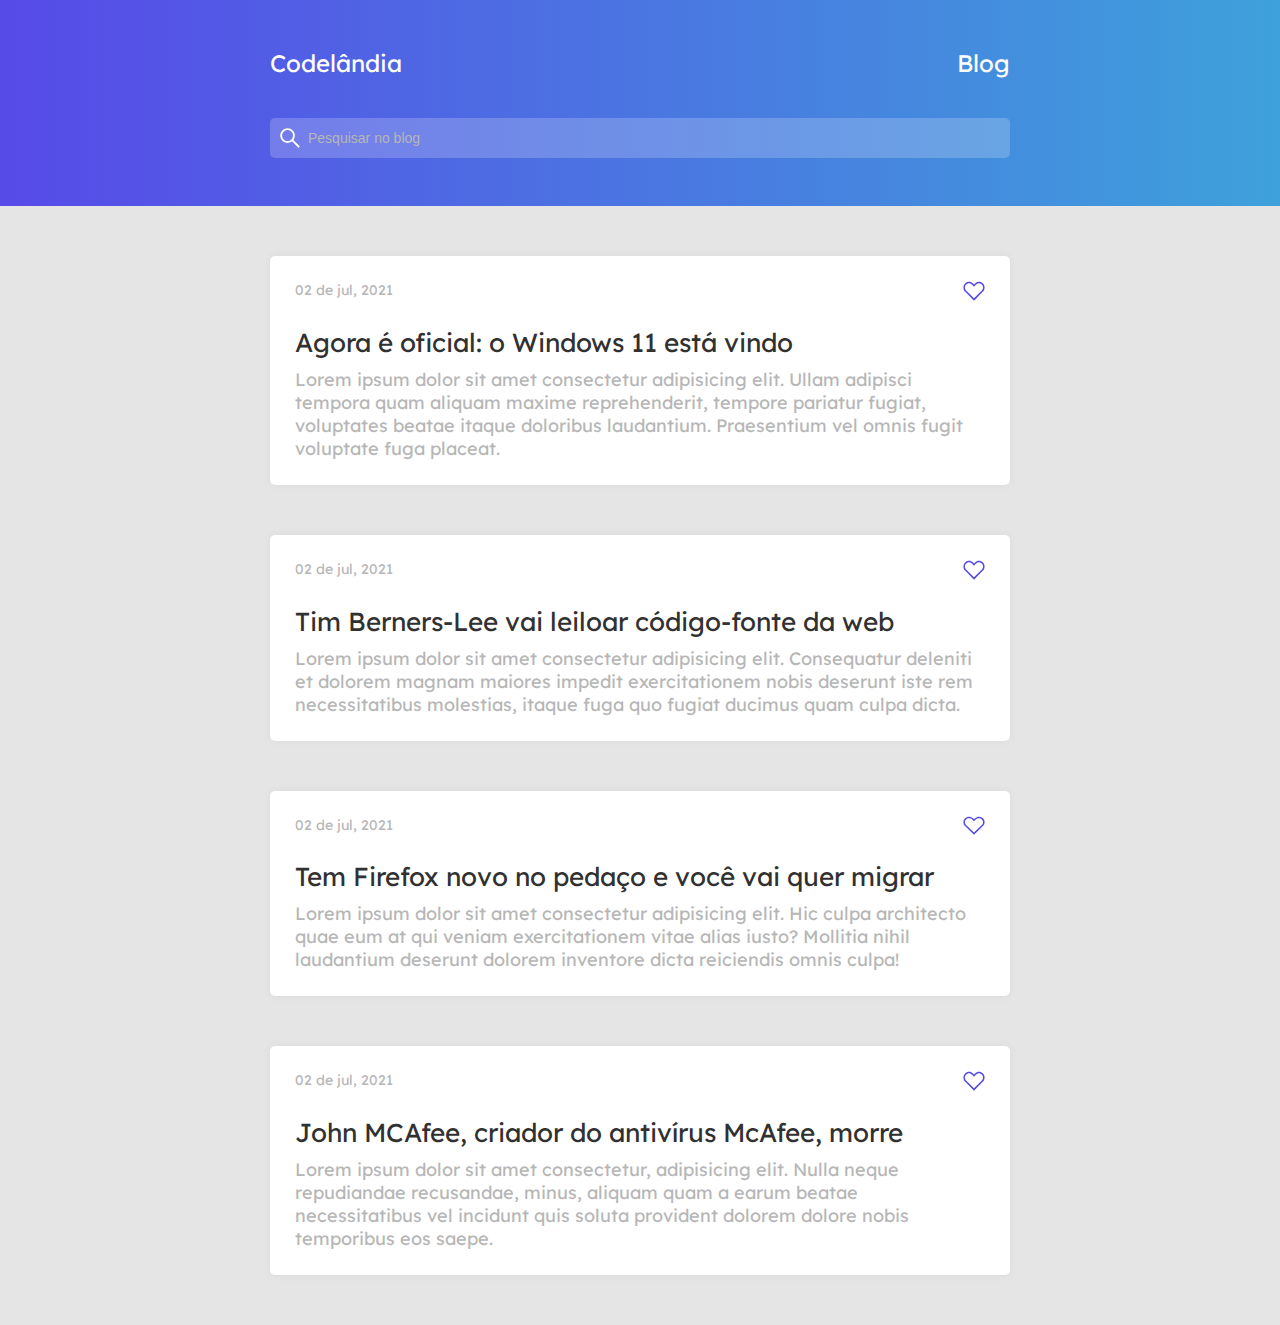
<file: desafio01/index.html>
<!DOCTYPE html>
<html lang="pt-br">
<head>
    <meta charset="UTF-8">
    <meta http-equiv="X-UA-Compatible" content="IE=edge">
    <meta name="viewport" content="width=device-width, initial-scale=1.0">
    <title>Codelândia - Blog</title>

    <!-- Fonts -->
    <link rel="preconnect" href="https://fonts.googleapis.com">
    <link rel="preconnect" href="https://fonts.gstatic.com" crossorigin>
    <link href="https://fonts.googleapis.com/css2?family=Lexend+Deca&display=swap" rel="stylesheet">

    <!-- Styles -->
    <link rel="stylesheet" href="assets/css/style.css">

    <!-- Scripts -->
    <script src="vendor/svg-inject.min.js"></script>
</head>
<body>
    
    <header>
        <nav class="container">
            <div class="logo">
                <h1>Codelândia</h1>
                <h1>Blog</h1>
            </div>
            <div class="search">
                <img  src="assets/images/search.svg">
                <input type="search" placeholder="Pesquisar no blog">
            </div>
        </nav>
    </header>

    <main>
        <section id="posts" class="container">
            <div class="card">
                <div class="date">
                    <span>02 de jul, 2021</span>
                    <img src="assets/images/heart.svg" alt="">
                </div>
                <div class="text">
                    <h2>Agora é oficial: o Windows 11 está vindo</h2>
                    <p>
                        Lorem ipsum dolor sit amet consectetur adipisicing elit. Ullam adipisci tempora quam aliquam maxime reprehenderit, tempore pariatur fugiat, voluptates beatae itaque doloribus laudantium. Praesentium vel omnis fugit voluptate fuga placeat.
                    </p>
                </div>
            </div>
            <div class="card">
                <div class="date">
                    <span>02 de jul, 2021</span>
                    <img src="assets/images/heart.svg" alt="">
                </div>
                <div class="text">
                    <h2>Tim Berners-Lee vai leiloar código-fonte da web</h2>
                    <p>
                        Lorem ipsum dolor sit amet consectetur adipisicing elit. Consequatur deleniti et dolorem magnam maiores impedit exercitationem nobis deserunt iste rem necessitatibus molestias, itaque fuga quo fugiat ducimus quam culpa dicta.
                    </p>
                </div>
            </div>
            <div class="card">
                <div class="date">
                    <span>02 de jul, 2021</span>
                    <img src="assets/images/heart.svg" alt="">
                </div>
                <div class="text">
                    <h2>Tem Firefox novo no pedaço e você vai
                    quer migrar</h2>
                    <p>
                        Lorem ipsum dolor sit amet consectetur adipisicing elit. Hic culpa architecto quae eum at qui veniam exercitationem vitae alias iusto? Mollitia nihil laudantium deserunt dolorem inventore dicta reiciendis omnis culpa!
                    </p>
                </div>
            </div>
            <div class="card">
                <div class="date">
                    <span>02 de jul, 2021</span>
                    <img src="assets/images/heart.svg" alt="">
                </div>
                <div class="text">
                    <h2>John MCAfee, criador do antivírus McAfee, morre</h2>
                    <p>
                        Lorem ipsum dolor sit amet consectetur, adipisicing elit. Nulla neque repudiandae recusandae, minus, aliquam quam a earum beatae necessitatibus vel incidunt quis soluta provident dolorem dolore nobis temporibus eos saepe.
                    </p>
                </div>
            </div>
        </section>
    </main>

    
</body>
</html>
</file>
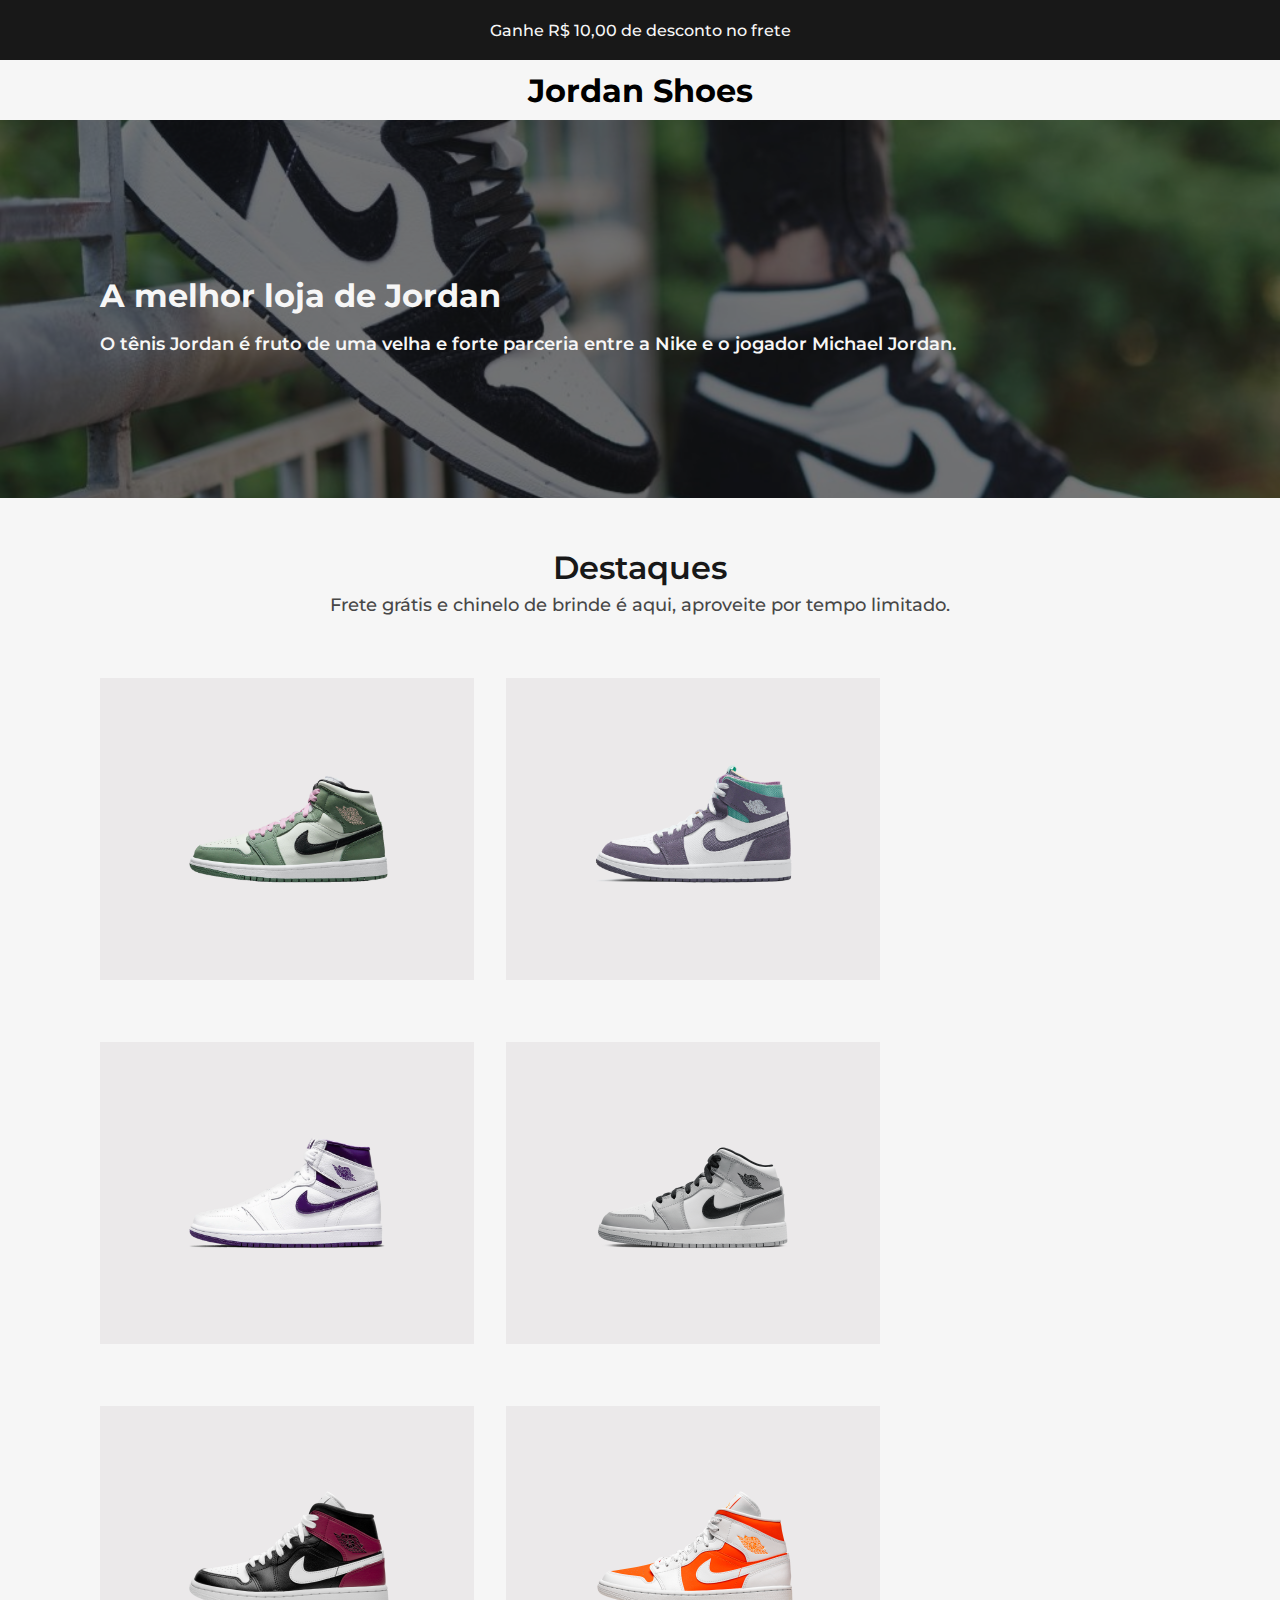
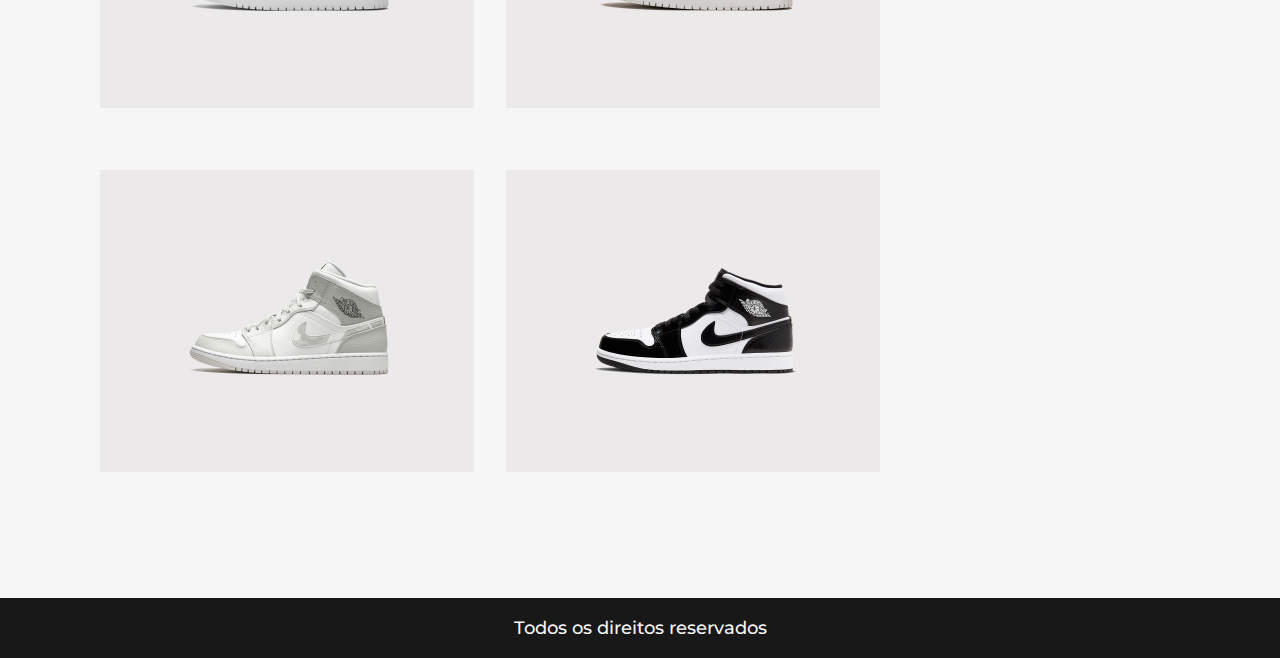
<file: desafio02/index.html>
<!DOCTYPE html>
<html lang="pt-br">
<head>
    <meta charset="UTF-8">
    <meta http-equiv="X-UA-Compatible" content="IE=edge">
    <meta name="viewport" content="width=device-width, initial-scale=1.0">
    <title>Jordan Shoes</title>

    <!-- Fonts -->
    <link rel="preconnect" href="https://fonts.googleapis.com">
    <link rel="preconnect" href="https://fonts.gstatic.com" crossorigin>
    <link href="https://fonts.googleapis.com/css2?family=Montserrat:wght@400;500;600;700&display=swap" rel="stylesheet">

    <!-- Style -->
    <link rel="stylesheet" href="assets/css/style.css">
</head>
<body>
    <header>
        <nav>
            <div id="nav-discount">
                <p>
                    Ganhe R$ 10,00 de desconto no frete
                </p>
            </div>
            <div id="nav-title">
                <h1>Jordan Shoes</h1>
            </div>
        </nav>
        <section id="home">
            <div class="bg">
                <img src="assets/images/wallpaper.jpeg" alt="Tênis nike">
            </div>
            <div class="text-home container">
                <h2>A melhor loja de Jordan</h2>
                <p>
                    O tênis Jordan é fruto de uma velha e forte parceria entre a Nike e o jogador Michael Jordan.
                </p>
            </div>
        </section>
    </header>
    <main>
        <section id="products" class="container">
            <div class="text-shoes">
                <h2>Destaques</h2>
                <p>
                    Frete grátis e chinelo de brinde é aqui, aproveite por tempo limitado.
                </p>
            </div>
            <div class="row">
                <div class="shoes">
                    <img src="assets/images/1.png" alt="Tênis da marca Nike">
                </div>
                <div class="shoes">
                    <img src="assets/images/2.png" alt="Tênis da marca Nike">
                </div>
                <div class="shoes">
                    <img src="assets/images/3.png" alt="Tênis da marca Nike">
                </div>
                <div class="shoes">
                    <img src="assets/images/4.png" alt="Tênis da marca Nike">
                </div>
                <div class="shoes">
                    <img src="assets/images/5.png" alt="Tênis da marca Nike">
                </div>
                <div class="shoes">
                    <img src="assets/images/6.png" alt="Tênis da marca Nike">
                </div>
                <div class="shoes">
                    <img src="assets/images/7.png" alt="Tênis da marca Nike">
                </div>
                <div class="shoes">
                    <img src="assets/images/8.png" alt="Tênis da marca Nike">
                </div>
            </div>
        </section>
    </main>
    <footer>
        <p>
            Todos os direitos reservados
        </p>
    </footer>
</body>
</html>
</file>
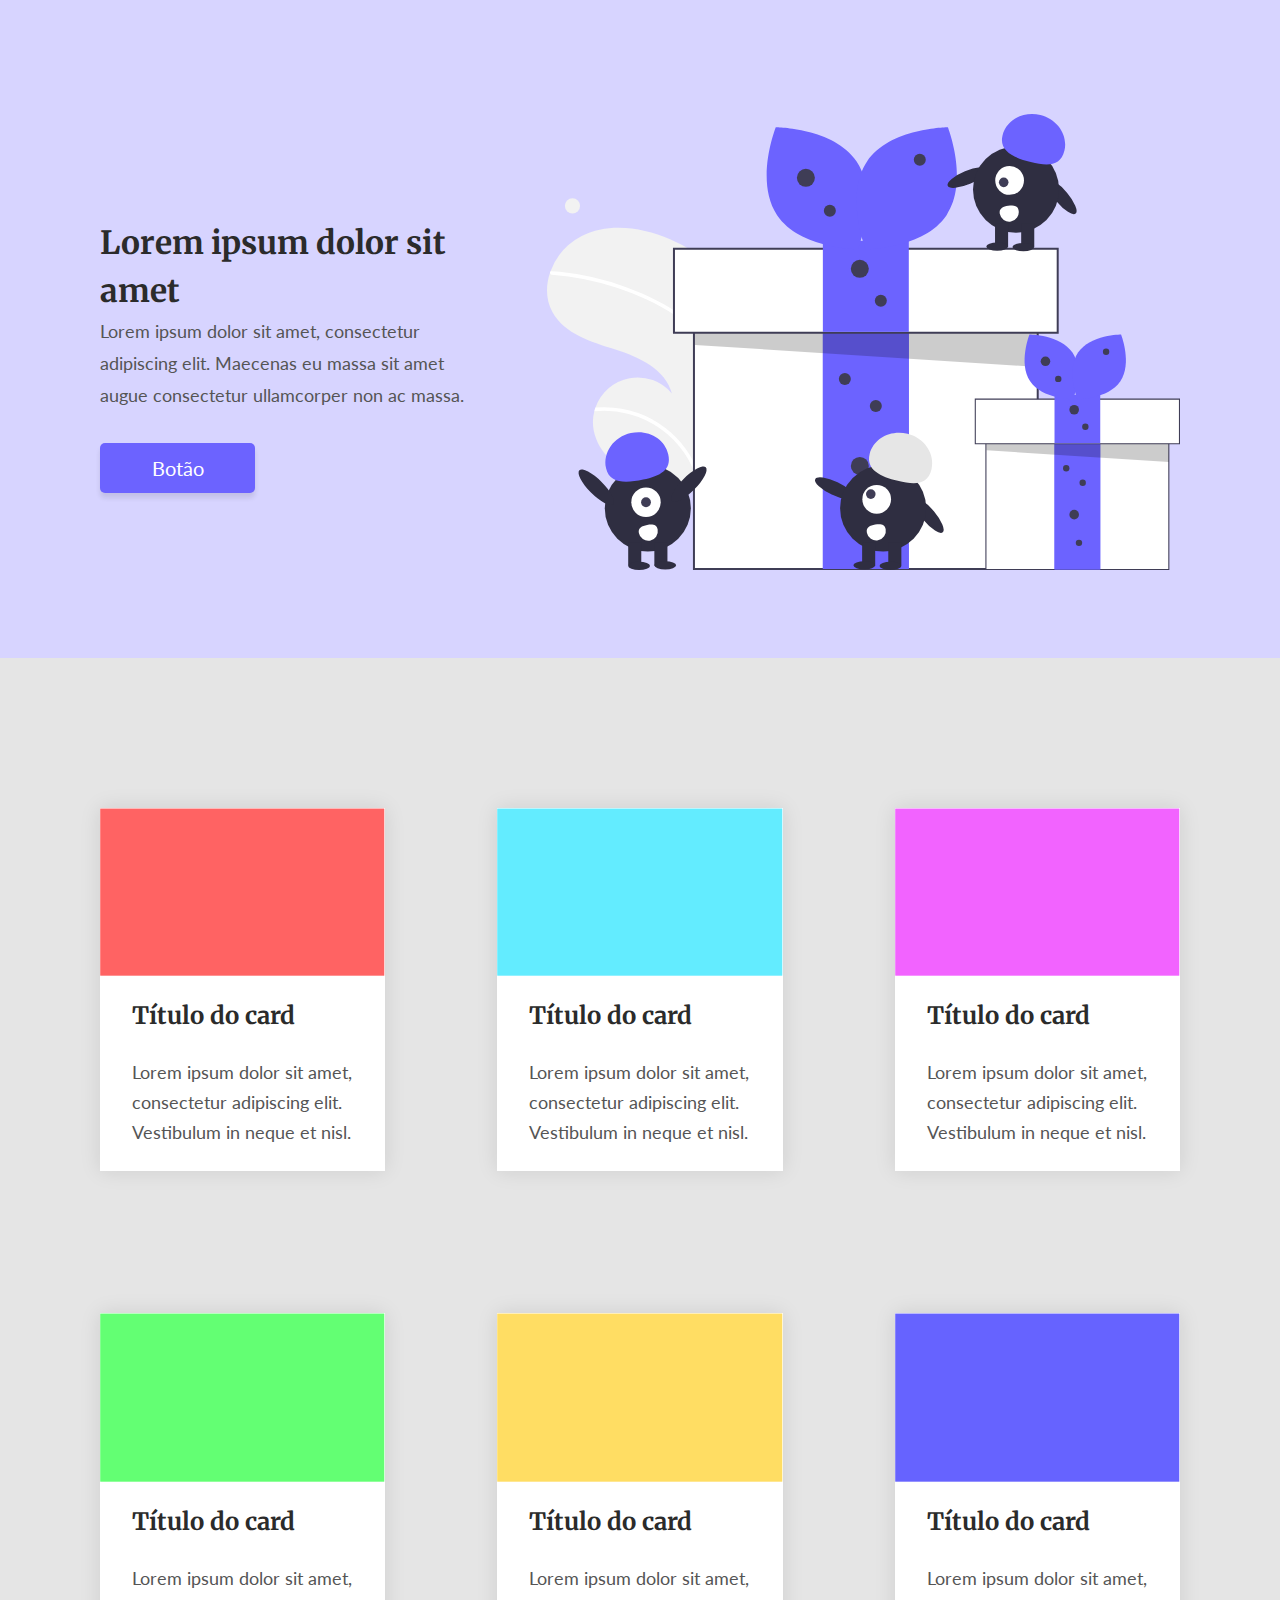
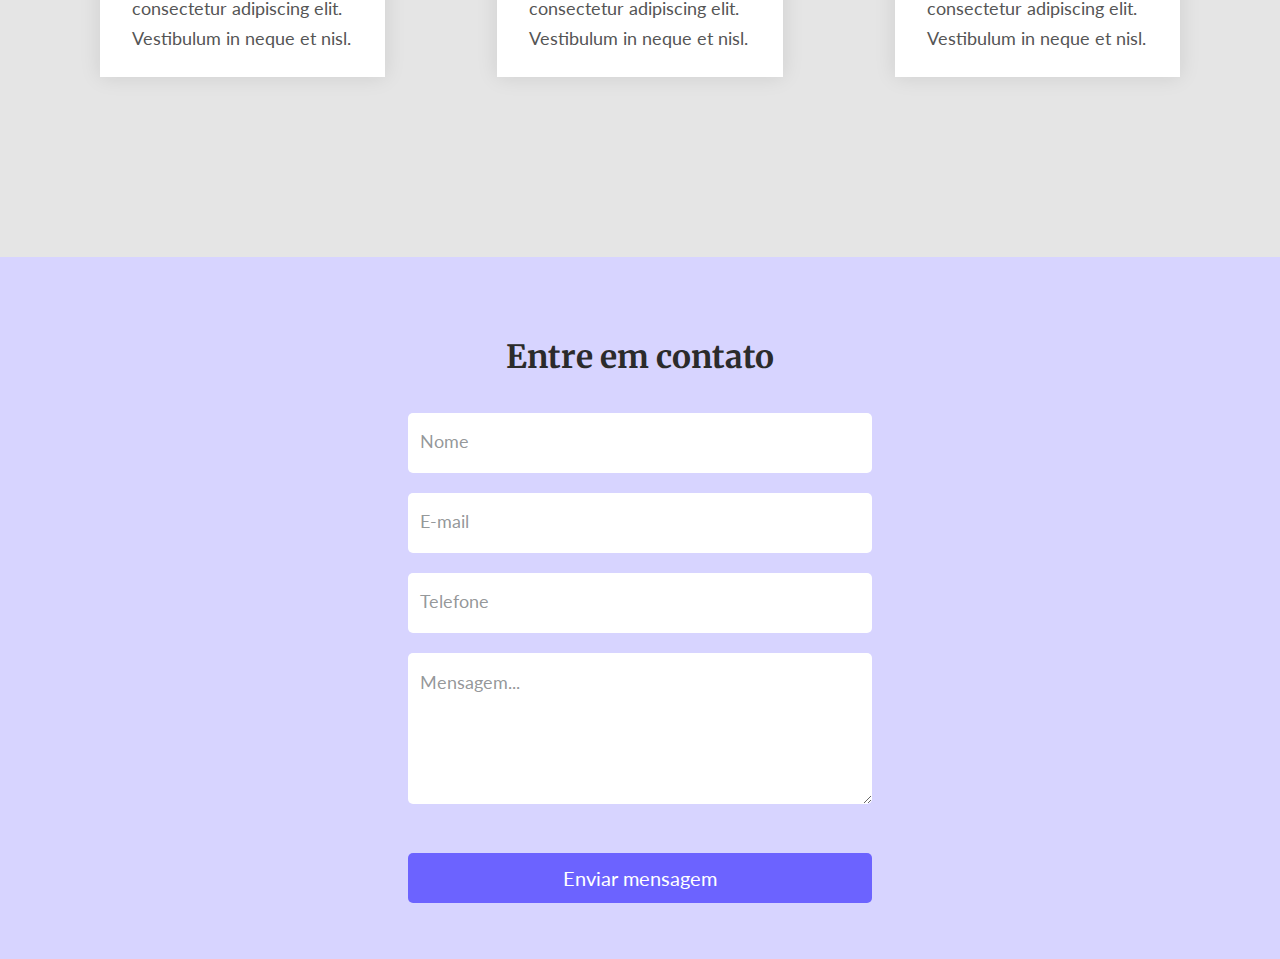
<file: desafio03/index.html>
<!DOCTYPE html>
<html lang="pt-br">
<head>
    <meta charset="UTF-8">
    <meta http-equiv="X-UA-Compatible" content="IE=edge">
    <meta name="viewport" content="width=device-width, initial-scale=1.0">
    <title>Rectangles</title>

    <!-- Fonts -->
    <link rel="preconnect" href="https://fonts.googleapis.com">
    <link rel="preconnect" href="https://fonts.gstatic.com" crossorigin>
    <link href="https://fonts.googleapis.com/css2?family=Lato&display=swap" rel="stylesheet">

    <link rel="preconnect" href="https://fonts.googleapis.com">
    <link rel="preconnect" href="https://fonts.gstatic.com" crossorigin>
    <link href="https://fonts.googleapis.com/css2?family=Lato&family=Merriweather:wght@400;700&display=swap"
        rel="stylesheet">

    <!-- Style -->
    <link rel="stylesheet" href="assets/css/style.css">

</head> 
<body>
    
    <header>
        <div class="container">
            <div class="text">
                <h1>Lorem ipsum dolor
                sit amet</h1>
                <p>
                    Lorem ipsum dolor sit amet, consectetur adipiscing elit. Maecenas eu massa sit amet augue consectetur ullamcorper non ac
                    massa.
                </p>
                <button>Botão</button>
            </div>
            <div class="image">
                <img src="assets/images/image.svg" alt="">
            </div>
        </div>
    </header>

    <main>

        <section id="rectangles" class="container">
            <div class="cards">
                <img src="assets/images/rectangle_red.png" alt="Retângulo Vermelho">
                <div class="text-rectangle">
                    <h2>Título do card</h2>
                    <p>
                        Lorem ipsum dolor sit amet, consectetur adipiscing elit. Vestibulum in neque et nisl.
                    </p>
                </div>
            </div>
            <div class="cards">
                <img src="assets/images/rectangle_light_blue.png" alt="Retângulo Vermelho">
                <div class="text-rectangle">
                    <h2>Título do card</h2>
                    <p>
                        Lorem ipsum dolor sit amet, consectetur adipiscing elit. Vestibulum in neque et nisl.
                    </p>
                </div>
            </div>
            <div class="cards">
                <img src="assets/images/rectangle_pink.png" alt="Retângulo Vermelho">
                <div class="text-rectangle">
                    <h2>Título do card</h2>
                    <p>
                        Lorem ipsum dolor sit amet, consectetur adipiscing elit. Vestibulum in neque et nisl.
                    </p>
                </div>
            </div>
            <div class="cards">
                <img src="assets/images/rectangle_green.png" alt="Retângulo Vermelho">
                <div class="text-rectangle">
                    <h2>Título do card</h2>
                    <p>
                        Lorem ipsum dolor sit amet, consectetur adipiscing elit. Vestibulum in neque et nisl.
                    </p>
                </div>
            </div>
            <div class="cards">
                <img src="assets/images/rectangle_yellow.png" alt="Retângulo Vermelho">
                <div class="text-rectangle">
                    <h2>Título do card</h2>
                    <p>
                        Lorem ipsum dolor sit amet, consectetur adipiscing elit. Vestibulum in neque et nisl.
                    </p>
                </div>
            </div>
            <div class="cards">
                <img src="assets/images/rectangle_purple.png" alt="Retângulo Vermelho">
                <div class="text-rectangle">
                    <h2>Título do card</h2>
                    <p>
                        Lorem ipsum dolor sit amet, consectetur adipiscing elit. Vestibulum in neque et nisl.
                    </p>
                </div>
            </div>
        </section>

        <section id="contact">
            <div class="container">
                <h2>Entre em contato</h2>
                <form action="">
                    <input type="text" placeholder="Nome">
                    <input type="email" placeholder="E-mail">
                    <input type="tel" placeholder="Telefone">
                    <textarea placeholder="Mensagem..."></textarea>

                    <button>Enviar mensagem</button>
                </form>
            </div>
        </section>
    </main>



</body>
</html>
</file>
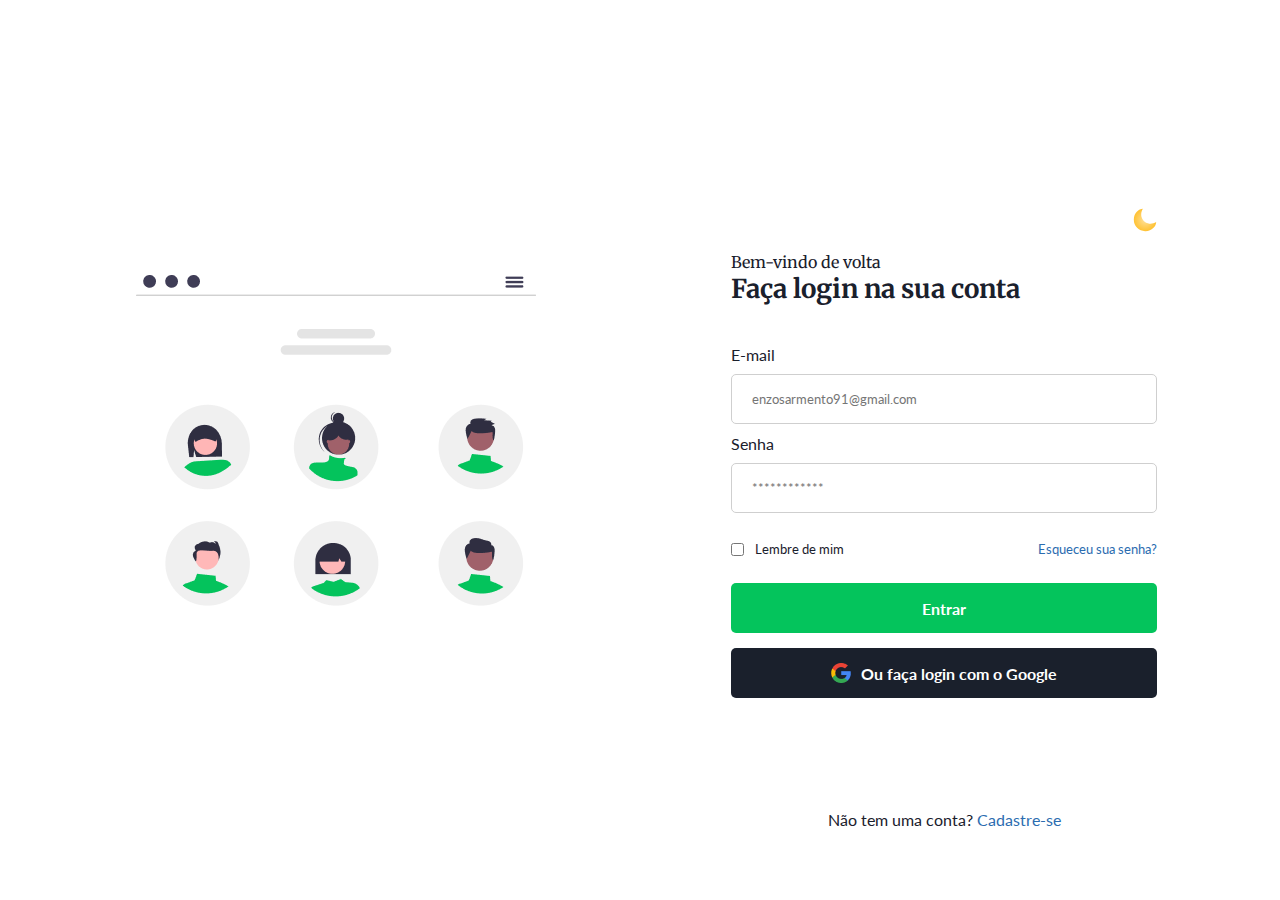
<file: desafio04/index.html>
<!DOCTYPE html>
<html lang="pt-br">
<head>
    <meta charset="UTF-8">
    <meta http-equiv="X-UA-Compatible" content="IE=edge">
    <meta name="viewport" content="width=device-width, initial-scale=1.0">
    <title>Login</title>

    <!-- Fonts -->
    <link rel="preconnect" href="https://fonts.googleapis.com">
    <link rel="preconnect" href="https://fonts.gstatic.com" crossorigin>
    <link href="https://fonts.googleapis.com/css2?family=Merriweather:wght@700&display=swap" rel="stylesheet">
    <link rel="preconnect" href="https://fonts.googleapis.com">
    <link rel="preconnect" href="https://fonts.gstatic.com" crossorigin>
    <link href="https://fonts.googleapis.com/css2?family=Lato:wght@400;700&family=Merriweather:wght@700&display=swap"
        rel="stylesheet">

    <!-- Style -->
    <link rel="stylesheet" href="assets/css/style.css">

    <!-- Scripts -->
    <script src="vendor/vue.js"></script>

</head>
<body>
    <div id="application"> 
        <main>
            <section class="container">
                <section id="image">
                    <img src="assets/images/persons.png" alt="">
                </section>
                <section id="login">
                    <div class="text">
                        <div class="theme">
                            <img @click="darkMode()" :src="theme" alt="">
                        </div>
                        <p>
                            Bem-vindo de volta
                        </p>
                        <h1>Faça login na sua conta</h1>
                    </div>
                    <div class="login-form">
                        <form action="">
                            <label for="email">E-mail</label>
                            <input type="email" id="email" placeholder="enzosarmento91@gmail.com">
        
                            <label for="password">Senha</label>
                            <input type="password" placeholder="************">
                            <div class="help">
                                <div>
                                    <input type="checkbox">
                                    <small>Lembre de mim</small>
                                </div>
                                <small><a href="#">Esqueceu sua senha?</a></small>
                            </div>
                            <button type="submit" class="enter">Entrar</button>
                            <button class="google">
                                <img src="assets/images/google.png" alt="Logo Google">
                                <span>
                                    Ou faça login com o Google
                                </span>
                            </button>
                        </form>
                        <p>
                            <span>
                                Não tem uma conta?
                            </span>
                            <a href="#">Cadastre-se</a>
                        </p>
                    </div>
                </section>
            </section>
        </main>
    </div>

    <script src="assets/js/main.js"></script>
</body>
</html>
</file>
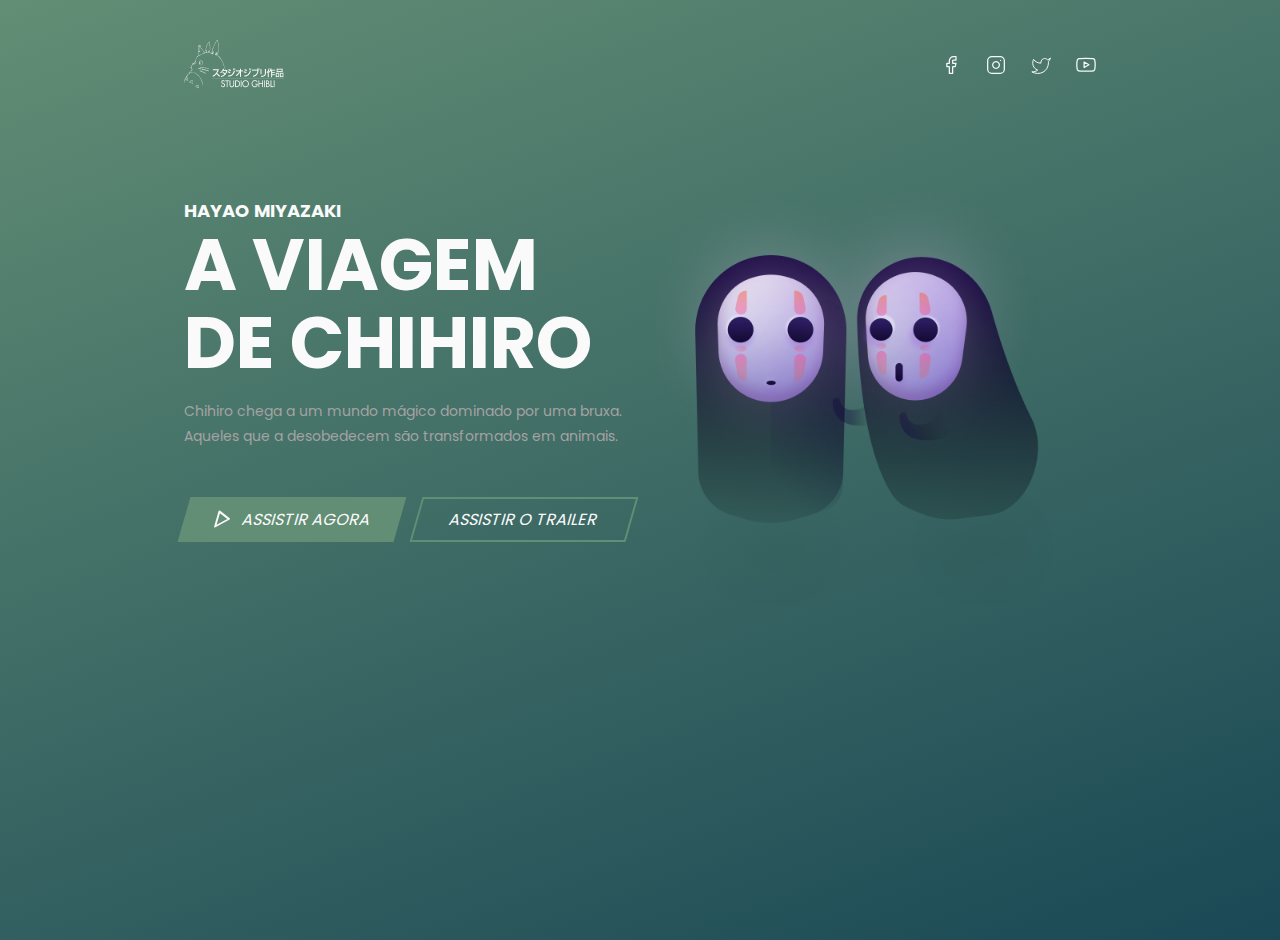
<file: desafio05/index.html>
<!DOCTYPE html>
<html lang="pt-br">
<head>
    <meta charset="UTF-8">
    <meta http-equiv="X-UA-Compatible" content="IE=edge">
    <meta name="viewport" content="width=device-width, initial-scale=1.0">
    <title>A viagem de chiriro - Studio Ghibli</title>

    <link rel="shortcut icon" href="favicon.ico" type="image/x-icon">

    <!-- Fonts -->
    <link rel="preconnect" href="https://fonts.googleapis.com">
    <link rel="preconnect" href="https://fonts.gstatic.com" crossorigin>
    <link href="https://fonts.googleapis.com/css2?family=Poppins:wght@400;500;600;700&display=swap" rel="stylesheet">

    <!-- Style -->
    <link rel="stylesheet" href="assets/css/style.css">

    <!-- Scripts -->
    <script src="vendor/vue.js"></script>


</head>
<body>

    <div id="app">
        <header>
            <nav id="menu" class="container">
                <div id="logo">
                    <img src="assets/images/logo.png" alt="Logo Studio Ghibli">
                </div>
                <div class="socials">
                    <ul>
                        <li v-for="social in socials">
                            <a :href="social.link" target="_blank"><img :src="social.src" alt="Redes Sociais"></a>
                        </li>
                    </ul>
                </div>
            </nav>
        </header>
        <main>
            <section id="home" class="container">
                <div class="image">
                    <img src="assets/images/kaonashi.png" alt="">
                </div>
                <div class="text">
                    <h3>HAYAO MIYAZAKI</h3>
                    <h1>A VIAGEM DE CHIHIRO</h1>
                    <p>
                        Chihiro chega a um mundo mágico dominado por uma bruxa. Aqueles que a desobedecem são transformados em animais.
                    </p>

                    <div class="buttons">
                        <button class="watch"><img src="assets/images/play.svg" alt="Button Play"> <a href="">ASSISTIR AGORA</a></button>
                        <button class="trailer"> <a href="">ASSISTIR O TRAILER</a></button>
                    </div>
                </div>
            </section>
        </main>
    </div>

    <script src="assets/js/main.js"></script>
</body>
</html>
</file>
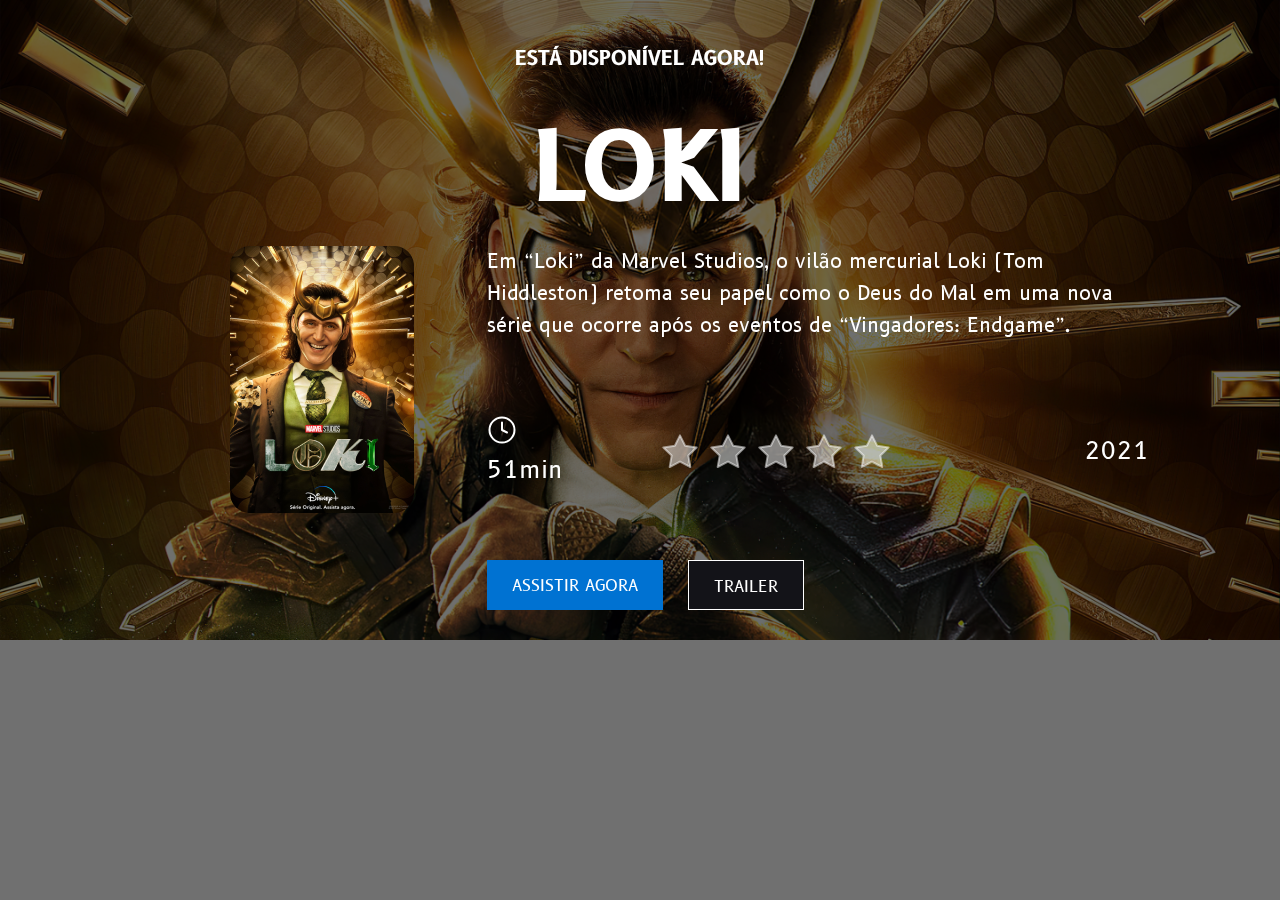
<file: desafio06/index.html>
<!DOCTYPE html>
<html lang="pt-br">
<head>
    <meta charset="UTF-8">
    <meta http-equiv="X-UA-Compatible" content="IE=edge">
    <meta name="viewport" content="width=device-width, initial-scale=1.0">
    <title>Loki</title>

    <!--Fonts-->
    <link rel="preconnect" href="https://fonts.googleapis.com">
    <link rel="preconnect" href="https://fonts.gstatic.com" crossorigin>
    <link href="https://fonts.googleapis.com/css2?family=B612:wght@400;700&display=swap" rel="stylesheet">

    <!--Style-->
    <link rel="stylesheet" href="assets/css/style.css">

</head>
<body>
    
    <div id="app">
        <main>
            <div class="background">
                <img :src="background" alt="">
            </div>
            <section class="titles">
                <h2>Está disponível agora!</h2>
                <h1>Loki</h1>
            </section>
            <section class="infos container">
                <div class="poster">
                    <img src="assets/images/capa.png" alt="Poster Série Loki">
                </div>
                <div class="text">
                    <p>
                        Em “Loki” da Marvel Studios, o vilão mercurial Loki (Tom Hiddleston) retoma seu papel como o Deus do Mal em uma nova
                        série que ocorre após os eventos de “Vingadores: Endgame”.
                    </p>
                </div>
                <div class="rating">
                    <span><img src="assets/images/clock.svg" alt="Ícone de um Relógio"> 51min</span>
                    <div class="stars" id="stars" @click="rating($event)">
                        <img :src="star.star1" alt="a"><img :src="star.star2" alt="b"><img :src="star.star3" alt="c"><img :src="star.star4" alt="d"><img :src="star.star5" alt="e">
                    </div>
                    <span>2021</span>
                </div>
                <div class="buttons">
                    <a href="#">Assistir agora</a>
                    <a href="#">Trailer</a>
                </div>
            </section>
        </main>
    </div>

    <script src="vendor/vue.js"></script>
    <script src="assets/js/main.js"></script>
</body>
</html>
</file>
<file: desafio01/assets/css/style.css>
/* ====== GLOBAL ====== */
* {
  padding: 0;
  margin: 0;
  box-sizing: border-box;
}

:root {
  --blue: #3ea1db;
  --blue-dark: #574ae8;
  --white: #fff;

  --title: #313131;
  --text: #b6b6b6;

  --linear: linear-gradient(90deg, #574ae8 0%, #3ea1db 100%);
}

body {
  font-family: "Lexend Deca", sans-serif;
  background-color: #E5E5E5;
}

.container {
  padding: 0 1.25rem 0 1.25rem;
}

/* ====== NAVBAR ====== */

header {
  background: var(--linear);
}


.logo {
  padding: 3rem 0 2.5rem 0;
  display: flex;
  justify-content: space-between;
}

.logo h1 {
  font-weight: 400;
  font-size: 1.125rem;
  color: var(--white);
}

.search {
  padding-bottom: 3rem;
  position: relative;
}

.search input {
  width: 100%;
  height: 2.5rem;
  border-radius: 5px;
  border: 0px;

  background-color: rgba(255, 255, 255, 0.2);;

}

.search input:focus {
  border: 0;
}

.search input::placeholder {
  text-indent: 2.375rem;
  -moz-text-indent: 2.375rem;
  color: var(--text);
  font-size: 0.875rem;
}

.search img {
  width: 1.25rem;
  position: absolute;
  top: 10px;
  left: 10px;
}

/* ====== POSTS ====== */

#posts {
  margin-top: 3.125rem;
}

#posts .card {
  margin-bottom: 1.5625rem;

  background-color: var(--white);
  border-radius: 5px;
  box-shadow: 0px 0px 10px rgba(19, 19, 31, 0.05);
  padding: 1rem;

}

#posts .card .date {
  display: flex;
  justify-content: space-between;

  margin-bottom: 1.5625rem;
}

#posts .card .date img {
  width: 1.375rem;
}

#posts .card .date img:hover {
  cursor: pointer;
}

#posts .card .date span {
  font-size: 0.875rem;
  color: var(--text);
}

#posts .card h2 {
  font-weight: 400;
  font-size: 1.125rem;
  color: var(--title);

  margin-bottom: 0.5625rem;
}

#posts .card p {
  font-size: 0.875rem;
  color: var(--text);
}

/* ====== DESKTOP ====== */

@media (min-width: 1024px ) {

  .container {
    padding: 0 16.875rem 0 16.875rem;
  }



  /* ====== NAVBAR DESKTOP ====== */

  .logo h1 {
    font-size: 1.5rem;
  }

  header nav input {
    height: 4.0625rem;
  }

  header nav input::placeholder {
    font-size: 1.125rem;
  }


  /* ====== POSTS DESKTOP ====== */

  #posts .card {
    padding: 1.5625rem;
    margin-bottom: 3.125rem;
  }

  #posts .card span {
    font-size: 1rem;
  }

  #posts .card img {
    width: 1.5625rem;
  }

  #posts .card h2 {
    font-size: 1.625rem;
  }

  #posts .card p {
    font-size: 1.125rem;
  }

}
</file>
<file: desafio02/assets/css/style.css>
/* ====== VARIABLES ====== */
:root {
  --bgSite: #f6f6f6;
  --bgCard: #ebe9ea;
  
  --white: #fff;

  --title: #181818;
  --text: #474747;
}

/* ====== GLOBAL/RESET ======*/
* {
  margin: 0;
  padding: 0;
  box-sizing: border-box;
}

h1,
h2,
h3,
h4,
h5,
h6 {
  margin: 0;
}

ul,
ol {
  list-style: none;
  margin: 0;
  padding: 0;
}

a {
  text-decoration: none;
}

img {
  max-width: 100%;
  height: auto;
  display: block;
}

button,
input {
  border: 0;
}

button:focus,
input:focus {
  border: 0;
}

body {
  background-color: var(--bgSite);
  font-family: 'Montserrat', sans-serif;
}

.container {
  padding: 0 1.25rem 0 1.25rem;
}

/* ====== NAVBAR ====== */

nav {
  text-align: center;
}

#nav-discount {
  background-color: var(--title);
  height: 3.75rem;

  display: flex;
  align-items: center;
  justify-content: center;
}

#nav-discount p {
  color: var(--bgSite);
  font-size: 1rem;
  font-weight: 500;
}

#nav-title {
  background-color: var(--bgSite);
  height: 3.75rem;

  display: flex;
  align-items: center;
  justify-content: center;
}

#home {
  width: 100%;
  height: auto;

  position: relative;
}

#home .bg img {
  width: 100%;
}

.bg {
  position: relative;
}

.bg::before {
  content: '';
  background: #181818;
  width: 100%;
  height: 100%;
  position: absolute;
  opacity: 0.6;
  top: 0;
  left: 0;
  z-index: 5;
}

.text-home {
  position: absolute;
  z-index: 10;
  top: 3.75rem;
}

.text-home h2 {
  font-size: 1.75rem;
  font-weight: 700;
  margin-bottom: 0.75rem;
}

.text-home p {
  font-size: 1rem;
  font-weight: normal;
  line-height: 150%;
}

.text-home h2,
.text-home p {
  color: var(--bgSite);
}

/* ====== PRODUCTS ====== */

.text-shoes {
  text-align: center;
  margin-top: 3.125rem;
  margin-bottom: 3.6875rem;
}

.text-shoes h2 {
  font-size: 1.75rem;
  font-weight: 600;
  color: var(--title);
  margin-bottom: 0.3125rem;
}

.text-shoes p {
  font-size: 1rem;
  font-weight: 500;
  line-height: 150%;
  color: var(--text);
}

.shoes {
  margin-bottom: 1.875rem;
  background-color: var(--bgCard);
  padding: 4.75rem 3.875rem;

  display: flex;
  justify-content: center;
}

.shoes img {
  width: 15.625rem;
}

/* ====== FOOTER ====== */

footer {
  background-color: #181818;
  height: 3.75rem;

  display: flex;
  justify-content: center;
  align-items: center;
}

footer p {
  font-size: 1.125rem;
  font-weight: 500;
  color: #f6f6f6;
}

/* ====== DESKTOP ====== */

@media (min-width: 1024px) {

  /* ====== DESKTOP GLOBAL ====== */
  .container {
    padding: 0 6.25rem 0 6.25rem;
  }

  /* ====== DESKTOP NAVBAR ====== */
  #home .bg img {
    height: 23.625rem;
    object-fit: cover;
  }

  .text-home {
    margin-top: 6rem;
  }

  .text-home h2 {
  font-size: 2rem;
  font-weight: bold;
}

.text-home p {
  font-size: 1.125rem;
  font-weight: 600;
  line-height: 196.19%;
}

/* ====== DESKTOP PRODUCTS ====== */

.text-shoes h2 {
  font-size: 2rem;
  font-weight: 600;
}

.text-shoes p {
  font-size: 1.125rem;
}

.row {
  display: flex;
  flex-wrap: wrap;
  gap: 2rem;

  margin-bottom: 6rem;
}

}
</file>
<file: desafio03/assets/css/style.css>
/* ====== VARIABLES ====== */
:root {
  --bgSite: #d7d4ff;
  --buttonColor: #6c63ff;

  --white: #ffffff;
  --white300: #f9f9f9;

  --title: #2b2b2b;
  --text: #555555;
}

/* ====== GLOBAL/RESET ====== */
* {
  margin: 0;
  padding: 0;
  box-sizing: border-box;
}

body {
  font-family: "Lato", sans-serif;
  background-color: #e5e5e5;
}

h1,
h2,
h3,
h4,
h5,
h6 {
  margin: 0;
  font-family: "Merriweather", sans-serif;
}

ul,
ol {
  list-style: none;
  margin: 0;
  padding: 0;
}

a {
  text-decoration: none;
}

img {
  max-width: 100%;
  height: auto;
  display: block;
}

button {
  cursor: pointer;
}

button,
input {
  border: 0;
}

button:focus,
input:focus {
  border: 0;
}

.container {
  margin-left: 1.25rem;
  margin-right: 1.25rem;
}

/* ====== HEADER/HOME ====== */

header {
  background-color: var(--bgSite);
}

.text {
  padding-top: 3.4375rem;
}

.text h1 {
  color: var(--title);
  font-size: 2rem;
  line-height: 3rem;
}

.text p {
  color: var(--text);
  font-size: 1.125rem;
  line-height: 2rem;
}

.text button {
  margin-top: 2rem;
  background-color: var(--buttonColor);
  box-shadow: 0px 5px 5px rgba(23, 23, 23, 0.1);

  color: var(--white);
  font-size: 1.25rem;
  font-family: "Lato", sans-serif;

  width: 155px;
  height: 50px;
  border-radius: 5px;
}

.image {
  margin-top: 7.125rem;
  padding-bottom: 5.5rem;
}

/* ====== RECTANGLES ====== */

#rectangles {
  margin-top: 4.6875rem;
}

.cards {
  background-color: var(--white);
  margin-bottom: 1.875rem;
  box-shadow: 0px 0px 20px rgba(0, 0, 0, 0.1);

  max-width: 21.25rem;
  margin-left: auto;
  margin-right: auto;
}

.text-rectangle {
  padding: 1.5rem 2rem;
}

.text-rectangle h2 {
  color: var(--title);
}

.text-rectangle p {
  margin-top: 1.625rem;

  color: var(--text);
  font-size: 1.125rem;
  line-height: 1.875rem;
}

/* ====== CONTACT ====== */
#contact {
  background-color: var(--bgSite);
}

#contact h2 {
  text-align: center;
  padding-top: 5rem;
  margin-bottom: 2.25rem;

  font-size: 2rem;
  color: var(--title);
}

#contact form input,
#contact form textarea {
  width: 100%;
}

#contact form input {
  height: 3.75rem;
  border-radius: 5px;
  margin-bottom: 1.25rem;
}

#contact form input::placeholder,
#contact form textarea::placeholder {
  font-family: "Lato", sans-serif;
  font-size: 1.125rem;
  color: rgba(110, 114, 117, 0.74);
  text-indent: 0.75rem;
}

#contact form textarea {
  height: 9.4rem;
  border-radius: 5px;
  border: none;
}

#contact form textarea::placeholder {
  padding-top: 1.125rem;
}

#contact button {
  margin-top: 2.9rem;
  margin-bottom: 3.5rem;

  width: 100%;
  height: 3.125rem;
  background-color: var(--buttonColor);
  border-radius: 5px;

  color: var(--white);
  font-family: "Lato", sans-serif;
  font-size: 1.25rem;
}

/* ====== RESPONSIVE ====== */

@media (min-width: 1024px) {
  /* Global */
  .container {
    margin-left: 6.25rem;
    margin-right: 6.25rem;
  }

  /* Header */
  header .container {
    display: grid;
    grid-auto-flow: column;
    align-items: center;
    justify-content: space-between;
  }

  header .text {
    max-width: 24rem;
    text-align: left;
  }

  /* Rectangles */
  #rectangles {
    display: grid;
    grid-template-columns: 1fr 1fr 1fr;
    justify-items: center;
    gap: 7rem;

    margin-top: 9.375rem;
    margin-bottom: 9.375rem;
  }

  .cards {
    max-width: 21.25rem;
  }

  /* Contact */
  #contact .container {
    max-width: 29rem;
    margin: 0 auto;
  }
}

@media (min-width: 768px) and (max-width: 1022px) {
  /* Global */
  .container {
    margin-left: 4rem;
    margin-right: 4rem;
  }

  /* Header */
  header .container {
    display: grid;
    grid-auto-flow: column;
    align-items: center;
    justify-content: space-between;
  }

  header .text {
    max-width: 20rem;
    text-align: left;
  }

  header .text h1 {
    font-size: 1.75rem;
  }

  header .text p {
    font-size: 1rem;
  }

  /* Rectangles */
  #rectangles {
    display: grid;
    grid-template-columns: 1fr 1fr;
    justify-items: center;
    gap: 4rem;
  }

  .cards {
    max-width: 21.25rem;
  }

  /* Contact */
  #contact .container {
    max-width: 29rem;
    margin: 0 auto;
  }
}
</file>
<file: desafio04/assets/css/style.css>
/* ======= GLOBAL/RESET ======= */
* {
  margin: 0;
  padding: 0;
  box-sizing: border-box;

  text-decoration: none;
}

:root {
  --bg-image: #f7fafc;
  --bg-body: #ffffff;

  --bg-button: #04c45c;
  --color-pattern: #1a202c;
  --color-button: #ffffff;
  --link: #2b6cb0;
}

.dark {
  --bg-body: #3b3b3b;
  --bg-image: #353535;
  --color-pattern: #ffffff;
  --color-button: #1a202c;
}

.container {
  margin-left: 2rem;
  margin-right: 2rem;
}

#application {
  background: var(--bg-body);
  height: 100vh;
}

a {
  color: var(--link);
}

main {
  height: 100vh;
}

button {
  cursor: pointer;
}

/* ======= DESKTOP PERSONS IMAGE ======= */

#image {
  display: none;
  visibility: hidden;
  opacity: 0;
}

/* ======= LOGIN ======= */

.text {
  font-family: "Merriweather", sans-serif;
  color: var(--color-pattern);

  padding-top: 2.5rem;
  margin-bottom: 2.5rem;
}

.text .theme {
  text-align: end;
  cursor: pointer;
  margin-bottom: 1rem;
}

.text .theme img {
  width: 24px;
  height: 24px;
}

.text h1 {
  font-size: 1.625rem;
}

.text p {
  font-size: 1rem;
}

form label {
  display: block;

  margin-top: 0.625rem;
  margin-bottom: 0.625rem;

  font-size: 1rem;
  font-family: "Lato", sans-serif;
  color: var(--color-pattern);
}

form input[type="email"],
form input[type="password"] {
  width: 100%;
  height: 3.125rem;
  border: 1px solid #cfcfcf;
  border-radius: 5px;
  text-indent: 1.25rem;
  font-family: "Lato", sans-serif;
}

.help {
  display: flex;
  justify-content: space-between;

  margin-top: 1.75rem;
  margin-bottom: 1.625rem;

  font-family: "Lato", sans-serif;
}

.help div {
  display: flex;
  align-items: center;
  gap: 0.7rem;
}

.help small {
  color: var(--color-pattern);
}

.login-form button {
  width: 100%;
  height: 3.125rem;
  border-radius: 5px;
  border: none;
}

.enter {
  background-color: var(--bg-button);
  color: white;
  font-size: 1rem;
  font-family: "Lato", sans-serif;
  font-weight: bold;

  margin-bottom: 0.95rem;
}

.google {
  position: relative;
  background-color: var(--color-pattern);
  text-align: center;
  color: var(--color-button);
  font-size: 1rem;
  font-family: "Lato", sans-serif;
  font-weight: bold;

  display: flex;
  justify-content: center;
  align-items: center;
  gap: 0.625rem;
}

.login-form p {
  margin-top: 8.625rem;
  padding-bottom: 3.25rem;
  text-align: center;

  font-size: 1rem;
  font-family: "Lato", sans-serif;
}

.login-form p span {
  color: var(--color-pattern);
}

/* ======= RESPONSIVE ======= */
@media (min-width: 1022px) {
  body {
    overflow-y: hidden;
    overflow-x: hidden;
  }
  .container {
    display: flex;
  }

  #image {
    display: initial;
    visibility: initial;
    opacity: 1;
    width: 50%;

    display: flex;
    justify-content: center;
    align-items: center;
  }

  #image img {
    max-width: 25rem;
  }

  #login {
    width: 50%;
  }

  .text,
  .login-form {
    margin-left: auto;
    margin-right: auto;
    width: 70%;
  }

  .login-form p {
    margin-top: 7rem;
  }
}

@media (max-width: 1250px) {
    .login-form p {
    margin-top: 2.5rem;
  }
}

@media (min-height: 900px) {
  .text {
    padding-top: 13rem;
  }
}
</file>
<file: desafio05/assets/css/style.css>
/* ======= GLOBAL/RESET ======= */
* {
  margin: 0;
  padding: 0;
  box-sizing: border-box;

  text-decoration: none;
  list-style: none;
}

:root {
  --first-color: #1a4855;
  --second-color: #628e75;
  --primary-text-white: hsla(0, 0%, 98%, 1);
  --primary-text: hsla(218, 11%, 15%, 1);
  --second-text: hsla(0, 0%, 64%, 1);
}

body {
  width: 100vw;
  height: 100vh;
  background: linear-gradient(360deg, var(--first-color), var(--second-color));

  font-family: "Poppins", sans-serif;
}

.container {
  margin-left: 1.5625rem;
  margin-right: 1.5625rem;
}

/* ======= NAVIGATION ======= */
#menu {
  display: flex;
  align-items: center;
  justify-content: space-between;

  margin-top: 0.875rem;
}

#menu ul {
  display: flex;
  align-items: center;
  gap: 1.5625rem;
}

.socials img {
  width: 20px;
}

/* ======= HOME ======= */

.image img {
  width: 100%;
}

.text {
  color: var(--primary-text-white);
  margin-top: -3.5rem;
}

.text h3 {
  font-size: 1.125rem;
}

.text h1 {
  font-size: 3rem;
  font-weight: bold;
  line-height: 109%;
}

.text p {
  font-size: 0.875rem;
  color: var(--second-text);

  margin-top: 1rem;
  margin-bottom: 3rem;
}

.watch {
  position: relative;
  background-color: var(--second-color);
  border: none;
  width: 14rem;
  height: 2.8rem;

  font-family: "Poppins", sans-serif;
  font-size: 1rem;

  padding: 0.5rem;
  display: flex;
  align-items: center;
  justify-content: center;
  gap: 0.625rem;

  transform: skew(-16deg);
}

.watch a {
  color: var(--primary-text-white);
}

.trailer {
  display: none;
  visibility: hidden;
  opacity: 0;
}

/* ======= RESPONSIVE ======= */
@media (min-width: 1023px) {
  /* Global/Reset */
  body {
    overflow-x: hidden;
    overflow-y: hidden;

    background: linear-gradient(340deg, var(--first-color), var(--second-color));
  }

  .container {
    margin-left: 11.5rem;
    margin-right: 11.5rem;
  }

  /* NAVIGATION */
  #menu {
      margin-top: 2.5rem;
  }

  /* Home */
  #home {
    display: flex;
    align-items: center;
    justify-content: space-around;
    flex-direction: row-reverse;

    margin-top: 4.5rem;
  }

  .text {
    max-width: 28rem;
  }

  .text h3 {
      line-height: 30px;
  }

  .text h1 {
    font-size: 4.5rem;
  }

  .text p {
    line-height: 180%;
  }

  .buttons {
    display: flex;
    gap: 1rem;
  }

  .trailer {
    display: initial;
    visibility: initial;
    opacity: 1;

    position: relative;
    background-color: transparent;

    border: 2px solid var(--second-color);
    width: 14rem;
    height: 2.8rem;

    font-family: "Poppins", sans-serif;
    font-size: 1rem;

    padding: 0.5rem;
    display: flex;
    align-items: center;
    justify-content: center;
    gap: 0.625rem;

    transform: skew(-16deg);
  }

  .trailer a {
    color: var(--primary-text-white);
  }
}
</file>
<file: desafio06/assets/css/style.css>
/* ======= GLOBAL/RESET ======= */
* {
  margin: 0;
  padding: 0;
  box-sizing: border-box;

  text-decoration: none;
}

:root {
  font-size: 62.5%;

  --button-blue: #0072d2;
  --button-black: #131318;
  --text-color: #ffffff;
}

body {
  font-family: "B612", sans-serif;
  overflow: hidden;
}

.background img {
  position: absolute;
  z-index: -2;
  width: 100vw;
}

.background::before {
  content: "";
  width: 100%;
  height: 100%;
  background: rgba(0, 0, 0, 0.7);
  position: fixed;
  opacity: 0.8;
  z-index: -1;
}

.container {
  margin-left: 23rem;
  margin-right: 23rem;
}

/* ======= TITLES ======= */
.titles {
  display: flex;
  flex-direction: column;
  align-items: center;
  gap: 3.5rem;

  color: var(--text-color);
  text-transform: uppercase;
}

.titles h2 {
  padding-top: 4.5rem;
  font-size: 2rem;
}

.titles h1 {
  font-size: 9.6rem;
}

/* ======= INFOS ======= */

.poster {
  grid-area: poster;
}
.text {
  grid-area: texto;
}
.rating {
  grid-area: rating;
}
.buttons {
  grid-area: buttons;
}

.infos {
  margin-top: 8.5rem;
  max-width: 1200px;
  display: grid;

  grid-template-areas:
    "poster texto texto texto"
    "poster rating rating rating"
    "poster buttons buttons buttons";

  gap: 7.3rem;
}

.text {
  color: var(--text-color);
  font-size: 2rem;
  line-height: 3.2rem;
}

.rating {
  display: flex;
  align-items: center;
  gap: 10rem;
}

.rating span {
  color: var(--text-color);
  font-size: 2.4rem;
}

.rating span:last-child {
  margin-left: 9.5rem;
}

.stars {
  display: flex;
  gap: 1.2rem;
  cursor: pointer;
}

.buttons {
  display: flex;
  gap: 2.5rem;
  height: 8rem;
}

.buttons a {
  color: var(--text-color);
  text-transform: uppercase;
  font-size: 1.6rem;

  height: 5rem;
  padding: 1.5rem 2.5rem;
}

.buttons a:first-child {
  background-color: var(--button-blue);
  transition: 0.3s;
}

.buttons a:first-child:hover {
  background-color: var(--button-black);
}

.buttons a:last-child {
  background-color: var(--button-black);
  border: 1px solid #ffff;
  transition: .3s;
}

.buttons a:last-child:hover {
  background-color: transparent;
  border: 1px solid #ffff;
}

@media (max-width: 1370px) {
  .infos {
    margin-top: 1rem;
  }
}
</file>
